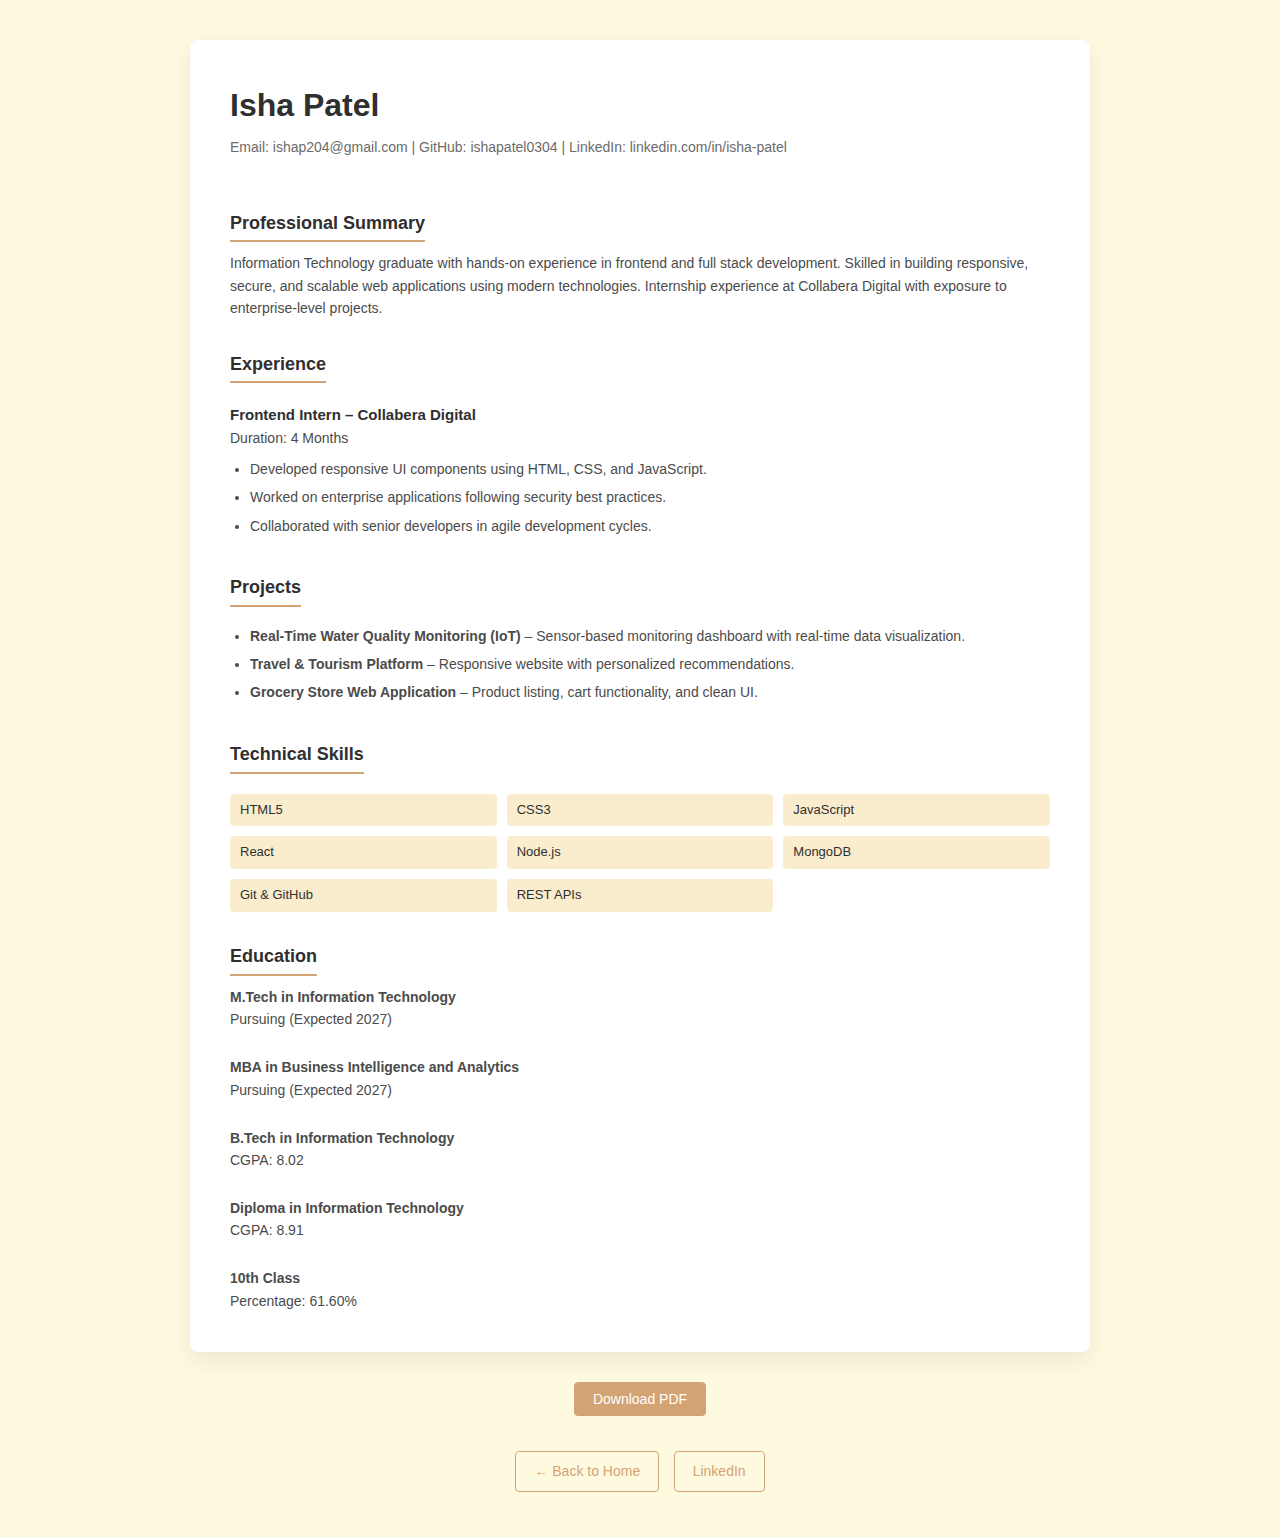
<file: resume.html>
<!DOCTYPE html>
<html lang="en">
<head>
  <meta charset="UTF-8">
  <title>Isha Patel | Resume</title>
  <meta name="viewport" content="width=device-width, initial-scale=1.0">
  <!-- Favicon (SVG inline, no external image needed) -->
<link rel="icon" href="favicon.svg" type="image/svg+xml">
  <!-- ATS / SEO -->
  <meta name="description" content="Isha Patel Resume – Frontend & Full Stack Developer with experience in MERN, IoT, UI development, and enterprise projects at Collabera Digital.">
  <meta name="keywords" content="Frontend Developer, Full Stack Developer, MERN, React, JavaScript, HTML, CSS, IoT, Collabera Digital, Software Engineer Resume">
  <script>
  if (localStorage.getItem("theme") === "dark") {
    document.documentElement.classList.add("dark");
  }
</script>



  <style>
    /* =========================
       BASE
    ========================= */
    * {
      margin: 0;
      padding: 0;
      box-sizing: border-box;
      font-family: 'Poppins', sans-serif;
    }

    body {
      background: #fefae0;
      color: #2f2f2f;
      line-height: 1.6;
      padding: 40px 15px;
    }

    /* =========================
       RESUME CONTAINER
    ========================= */
    .resume-container {
      max-width: 900px;
      margin: auto;
      background: #ffffff;
      padding: 40px;
      border-radius: 8px;
      box-shadow: 0 8px 25px rgba(0,0,0,0.08);
    }

    h1 {
      font-size: 32px;
      font-weight: 700;
      margin-bottom: 5px;
    }

    .resume-header p {
      font-size: 14px;
      color: #6b6b6b;
      margin-bottom: 20px;
    }

    h2 {
      font-size: 18px;
      margin-top: 30px;
      margin-bottom: 10px;
      color: #2f2f2f;
      border-bottom: 2px solid #d4a373;
      display: inline-block;
      padding-bottom: 3px;
    }

    p, li {
      font-size: 14px;
      color: #4b4b4b;
    }

    ul {
      padding-left: 20px;
      margin-top: 8px;
    }

    ul li {
      margin-bottom: 6px;
    }

    /* =========================
       SECTIONS
    ========================= */
    .experience-item strong {
      display: block;
      margin-top: 10px;
      font-size: 15px;
      color: #2f2f2f;
    }

    .skills-grid {
      display: grid;
      grid-template-columns: repeat(auto-fit, minmax(200px, 1fr));
      gap: 10px;
      margin-top: 10px;
    }

    .skills-grid span {
      background: #faedcd;
      padding: 6px 10px;
      border-radius: 4px;
      font-size: 13px;
    }

    /* =========================
       ACTION BUTTONS
    ========================= */
    .resume-actions,
    .navigation-actions {
      text-align: center;
      margin-top: 25px;
    }

    .btn {
      display: inline-block;
      padding: 8px 18px;
      margin: 5px;
      font-size: 14px;
      border-radius: 4px;
      border: 1px solid #d4a373;
      background: #d4a373;
      color: #ffffff;
      cursor: pointer;
      text-decoration: none;
      transition: all 0.3s ease;
    }

    .btn:hover {
      background: #b8935f;
      color: #ffffff;
    }

    .btn-outline {
      background: transparent;
      color: #d4a373;
    }

    .btn-outline:hover {
      background: #d4a373;
      color: #ffffff;
    }

    /* =========================
       DARK MODE (AUTO)
    ========================= */
    body.dark {
      background: #1c1b18;
      color: #fefae0;
    }

    body.dark .resume-container {
      background: #24221d;
      box-shadow: 0 8px 25px rgba(0,0,0,0.6);
    }

    body.dark h1,
    body.dark h2,
    body.dark strong {
      color: #fefae0;
    }

    body.dark p,
    body.dark li {
      color: #e9edc9;
    }

    body.dark h2 {
      border-bottom-color: #d4a373;
    }

    body.dark .skills-grid span {
      background: #3a372f;
      color: #fefae0;
    }

    body.dark .btn {
      background: #d4a373;
      color: #1c1b18;
    }

    body.dark .btn:hover {
      background: #faedcd;
      color: #1c1b18;
    }

    body.dark .btn-outline {
      background: transparent;
      color: #d4a373;
    }

    body.dark .btn-outline:hover {
      background: #d4a373;
      color: #1c1b18;
    }

    /* =========================
       PRINT / PDF (MODE AWARE)
    ========================= */
    @media print {
      body {
        padding: 0;
        -webkit-print-color-adjust: exact;
        print-color-adjust: exact;
        counter-reset: page;
      }

      body:not(.dark) {
        background: #ffffff;
        color: #000000;
      }

      body.dark {
        background: #1c1b18;
        color: #fefae0;
      }

      .resume-container {
        box-shadow: none;
        border-radius: 0;
      }

      .resume-actions,
      .navigation-actions {
        display: none;
      }

      @page {
        margin: 20mm;
      }

      footer::after {
        counter-increment: page;
        content: "Page " counter(page);
        position: fixed;
        bottom: 10mm;
        right: 20mm;
        font-size: 12px;
      }
    }
  </style>
</head>

<body class="">
  <!-- Add class="dark" automatically if coming from dark portfolio -->

  <section class="resume-container">
    <div class="resume-header">
      <h1>Isha Patel</h1>
      <p>
        Email: ishap204@gmail.com |
        GitHub: ishapatel0304 |
        LinkedIn: linkedin.com/in/isha-patel
      </p>
    </div>

    <h2>Professional Summary</h2>
    <p>
      Information Technology graduate with hands-on experience in frontend and full stack development.
      Skilled in building responsive, secure, and scalable web applications using modern technologies.
      Internship experience at Collabera Digital with exposure to enterprise-level projects.
    </p>

    <h2>Experience</h2>
    <div class="experience-item">
      <strong>Frontend Intern – Collabera Digital</strong>
      <p>Duration: 4 Months</p>
      <ul>
        <li>Developed responsive UI components using HTML, CSS, and JavaScript.</li>
        <li>Worked on enterprise applications following security best practices.</li>
        <li>Collaborated with senior developers in agile development cycles.</li>
      </ul>
    </div>

    <h2>Projects</h2>
    <ul>
      <li><strong>Real-Time Water Quality Monitoring (IoT)</strong> – Sensor-based monitoring dashboard with real-time data visualization.</li>
      <li><strong>Travel & Tourism Platform</strong> – Responsive website with personalized recommendations.</li>
      <li><strong>Grocery Store Web Application</strong> – Product listing, cart functionality, and clean UI.</li>
    </ul>

    <h2>Technical Skills</h2>
    <div class="skills-grid">
      <span>HTML5</span>
      <span>CSS3</span>
      <span>JavaScript</span>
      <span>React</span>
      <span>Node.js</span>
      <span>MongoDB</span>
      <span>Git & GitHub</span>
      <span>REST APIs</span>
    </div>

    <h2>Education</h2>
    <p>
      <strong>M.Tech in Information Technology</strong><br>
      Pursuing (Expected 2027)
    </p><br>
    <p>
      <strong>MBA in Business Intelligence and Analytics</strong><br>
      Pursuing (Expected 2027)
    </p><br>
    <p>
      <strong>B.Tech in Information Technology</strong><br>
      CGPA: 8.02
    </p><br>
    <p>
      <strong>Diploma in Information Technology</strong><br>
      CGPA: 8.91
    </p><br>
    <p>
      <strong>10th Class</strong><br>
      Percentage: 61.60%
    </p>
  </section>

  <div class="resume-actions">
    <button class="btn" onclick="downloadResume()">Download PDF</button>
  </div>

  <div class="navigation-actions">
    <a href="index.html" class="btn btn-outline">← Back to Home</a>
    <a href="https://www.linkedin.com/in/isha-patel-b71349216/" target="_blank" class="btn btn-outline">LinkedIn</a>
  </div>

  <script>
    function downloadResume() {
      window.print();
    }
  </script>
  <!----custom js link----->
    <script type="text/javascript" src="main.js"></script>
</body>
</html>
</file>
